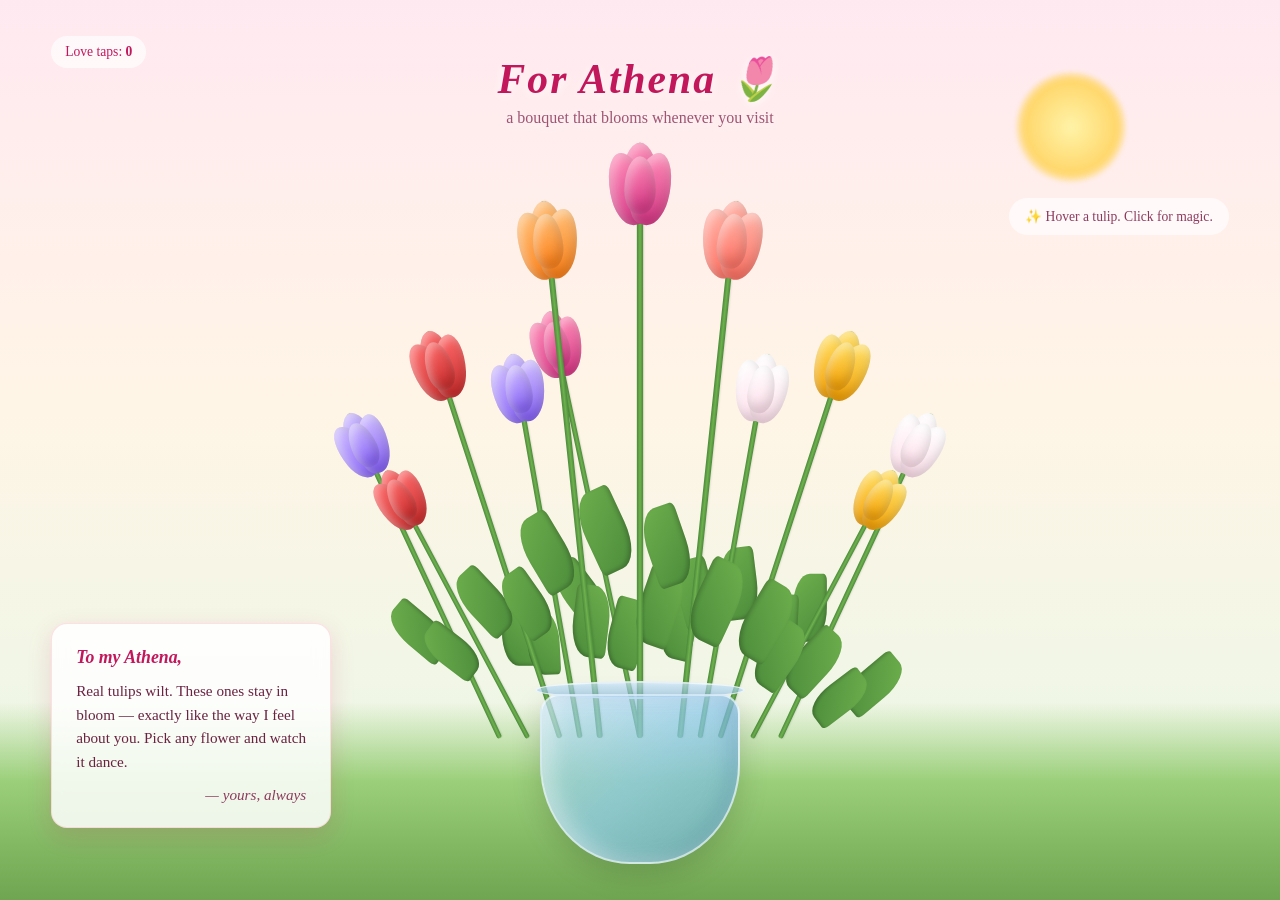
<file: athena-bouquet.html>
<!DOCTYPE html>
<html lang="en">
<head>
<meta charset="UTF-8">
<meta name="viewport" content="width=device-width, initial-scale=1.0">
<title>For Athena — A Bouquet of Tulips</title>
<style>
  * { margin: 0; padding: 0; box-sizing: border-box; }

  html, body {
    height: 100%;
    overflow: hidden;
    font-family: 'Georgia', serif;
    background: linear-gradient(180deg, #ffe9f1 0%, #fff5e6 45%, #e6f7e6 100%);
    cursor: crosshair;
  }

  .scene {
    position: relative;
    width: 100%;
    height: 100vh;
    overflow: hidden;
  }

  .sun {
    position: absolute;
    top: 8%;
    right: 12%;
    width: 110px;
    height: 110px;
    background: radial-gradient(circle, #fff3a8 0%, #ffd76b 60%, rgba(255, 215, 107, 0) 75%);
    border-radius: 50%;
    filter: blur(2px);
    animation: sunPulse 6s ease-in-out infinite;
  }

  @keyframes sunPulse {
    0%, 100% { transform: scale(1); opacity: 0.95; }
    50% { transform: scale(1.08); opacity: 1; }
  }

  .title {
    position: absolute;
    top: 6%;
    left: 50%;
    transform: translateX(-50%);
    text-align: center;
    color: #c2185b;
    text-shadow: 0 2px 10px rgba(255, 255, 255, 0.8);
    z-index: 10;
    pointer-events: none;
  }

  .title h1 {
    font-size: 2.6rem;
    font-style: italic;
    letter-spacing: 2px;
    margin-bottom: 6px;
  }

  .title p {
    font-size: 1rem;
    color: #8e3a5d;
    opacity: 0.85;
  }

  .ground {
    position: absolute;
    bottom: 0;
    left: 0;
    width: 100%;
    height: 22%;
    background: linear-gradient(180deg, rgba(160, 200, 120, 0) 0%, #9bcf7a 40%, #6fa550 100%);
    z-index: 1;
  }

  .vase {
    position: absolute;
    bottom: 4%;
    left: 50%;
    transform: translateX(-50%);
    width: 240px;
    height: 200px;
    z-index: 5;
    pointer-events: none;
  }

  .vase-body {
    position: absolute;
    bottom: 0;
    left: 50%;
    transform: translateX(-50%);
    width: 200px;
    height: 170px;
    background: linear-gradient(135deg,
      rgba(180, 220, 255, 0.55) 0%,
      rgba(140, 200, 240, 0.7) 50%,
      rgba(100, 170, 220, 0.6) 100%);
    border-radius: 20px 20px 90px 90px / 20px 20px 100px 100px;
    border: 2px solid rgba(255, 255, 255, 0.6);
    box-shadow:
      inset 10px 0 20px rgba(255, 255, 255, 0.4),
      inset -10px 0 20px rgba(50, 100, 150, 0.2),
      0 10px 30px rgba(0, 0, 0, 0.15);
  }

  .vase-rim {
    position: absolute;
    bottom: 165px;
    left: 50%;
    transform: translateX(-50%);
    width: 210px;
    height: 18px;
    background: linear-gradient(180deg,
      rgba(200, 230, 255, 0.7),
      rgba(140, 190, 230, 0.6));
    border-radius: 50%;
    border: 2px solid rgba(255, 255, 255, 0.7);
  }

  .bouquet {
    position: absolute;
    bottom: 18%;
    left: 50%;
    transform: translateX(-50%);
    width: 400px;
    height: 60vh;
    z-index: 4;
  }

  .tulip {
    position: absolute;
    bottom: 0;
    transform-origin: bottom center;
    cursor: pointer;
    transition: transform 0.4s ease;
    animation: sway 4s ease-in-out infinite;
  }

  .tulip:hover {
    transform: scale(1.08) rotate(0deg) !important;
    animation-play-state: paused;
    z-index: 20;
  }

  @keyframes sway {
    0%, 100% { transform: rotate(-2deg); }
    50% { transform: rotate(2deg); }
  }

  .stem {
    position: absolute;
    bottom: 0;
    left: 50%;
    width: 6px;
    height: 100%;
    background: linear-gradient(90deg, #4a8a3a 0%, #6fb04e 50%, #4a8a3a 100%);
    border-radius: 3px;
    transform: translateX(-50%);
    box-shadow: 1px 0 2px rgba(0, 0, 0, 0.1);
  }

  .leaf {
    position: absolute;
    width: 40px;
    height: 80px;
    background: linear-gradient(135deg, #6fb04e 0%, #4a8a3a 100%);
    border-radius: 50% 10% 50% 10%;
    bottom: 30%;
    left: 50%;
    transform-origin: bottom right;
    transform: translateX(-95%) rotate(-25deg);
    box-shadow: inset -2px -2px 4px rgba(0, 0, 0, 0.2);
  }

  .leaf.right {
    transform: translateX(-5%) rotate(25deg) scaleX(-1);
    bottom: 18%;
  }

  .flower {
    position: absolute;
    top: 0;
    left: 50%;
    transform: translateX(-50%);
    width: 70px;
    height: 90px;
  }

  .petal {
    position: absolute;
    width: 36px;
    height: 70px;
    border-radius: 50% 50% 45% 45% / 60% 60% 40% 40%;
    box-shadow:
      inset -4px -8px 12px rgba(0, 0, 0, 0.15),
      inset 4px 4px 10px rgba(255, 255, 255, 0.4);
  }

  .petal.back {
    left: 50%;
    transform: translateX(-50%);
    top: 0;
    z-index: 1;
  }

  .petal.left {
    left: 8%;
    top: 10%;
    transform: rotate(-15deg);
    z-index: 2;
  }

  .petal.right {
    right: 8%;
    top: 10%;
    transform: rotate(15deg);
    z-index: 2;
  }

  .petal.front {
    left: 50%;
    top: 14%;
    transform: translateX(-50%);
    width: 30px;
    height: 55px;
    z-index: 3;
  }

  /* Tulip colors */
  .pink .petal { background: linear-gradient(180deg, #ff8db8 0%, #d63384 100%); }
  .red .petal { background: linear-gradient(180deg, #ff6b6b 0%, #c92a2a 100%); }
  .yellow .petal { background: linear-gradient(180deg, #ffe066 0%, #f59f00 100%); }
  .purple .petal { background: linear-gradient(180deg, #d0bfff 0%, #845ef7 100%); }
  .white .petal { background: linear-gradient(180deg, #ffffff 0%, #ffe0ec 100%); }
  .orange .petal { background: linear-gradient(180deg, #ffc078 0%, #fd7e14 100%); }
  .coral .petal { background: linear-gradient(180deg, #ffb3a7 0%, #ff6f61 100%); }

  /* Message panel */
  .message {
    position: absolute;
    bottom: 8%;
    left: 4%;
    max-width: 280px;
    padding: 20px 24px;
    background: rgba(255, 255, 255, 0.85);
    backdrop-filter: blur(8px);
    border-radius: 16px;
    border: 1px solid rgba(255, 192, 203, 0.5);
    box-shadow: 0 8px 24px rgba(194, 24, 91, 0.15);
    z-index: 30;
    color: #6a2240;
    font-size: 0.95rem;
    line-height: 1.55;
    transform: translateY(20px);
    opacity: 0;
    animation: fadeUp 1.2s ease-out 0.6s forwards;
  }

  .message h3 {
    color: #c2185b;
    margin-bottom: 8px;
    font-style: italic;
  }

  .message .signature {
    margin-top: 10px;
    text-align: right;
    font-style: italic;
    color: #8e3a5d;
  }

  @keyframes fadeUp {
    to { transform: translateY(0); opacity: 1; }
  }

  /* Hint */
  .hint {
    position: absolute;
    top: 22%;
    right: 4%;
    padding: 10px 16px;
    background: rgba(255, 255, 255, 0.7);
    border-radius: 20px;
    font-size: 0.85rem;
    color: #8e3a5d;
    z-index: 30;
    animation: fadeUp 1s ease-out 1.5s both;
  }

  /* Sparkles & petals dropped on click */
  .sparkle {
    position: absolute;
    pointer-events: none;
    font-size: 1.5rem;
    animation: sparkleRise 1.8s ease-out forwards;
    z-index: 40;
  }

  @keyframes sparkleRise {
    0% { transform: translate(0, 0) scale(0.4); opacity: 1; }
    100% { transform: translate(var(--dx), -120px) scale(1.4) rotate(360deg); opacity: 0; }
  }

  .falling-petal {
    position: absolute;
    top: -20px;
    width: 18px;
    height: 22px;
    border-radius: 50% 50% 45% 45% / 60% 60% 40% 40%;
    pointer-events: none;
    z-index: 35;
    animation: fall linear forwards;
  }

  @keyframes fall {
    0% { transform: translateY(0) rotate(0deg); opacity: 1; }
    100% { transform: translateY(110vh) rotate(720deg); opacity: 0.7; }
  }

  /* Counter */
  .counter {
    position: absolute;
    top: 4%;
    left: 4%;
    padding: 8px 14px;
    background: rgba(255, 255, 255, 0.7);
    border-radius: 20px;
    font-size: 0.85rem;
    color: #c2185b;
    z-index: 30;
  }

  .counter span { font-weight: bold; }

  @media (max-width: 600px) {
    .title h1 { font-size: 1.8rem; }
    .bouquet { width: 90%; }
    .message { left: 50%; transform: translateX(-50%) translateY(20px); max-width: 90%; bottom: 30%; }
    @keyframes fadeUp {
      to { transform: translateX(-50%) translateY(0); opacity: 1; }
    }
  }
</style>
</head>
<body>
<div class="scene" id="scene">
  <div class="sun"></div>

  <div class="title">
    <h1>For Athena 🌷</h1>
    <p>a bouquet that blooms whenever you visit</p>
  </div>

  <div class="counter">Love taps: <span id="count">0</span></div>

  <div class="hint">✨ Hover a tulip. Click for magic.</div>

  <div class="ground"></div>

  <div class="bouquet" id="bouquet"></div>

  <div class="vase">
    <div class="vase-rim"></div>
    <div class="vase-body"></div>
  </div>

  <div class="message">
    <h3>To my Athena,</h3>
    <p>Real tulips wilt. These ones stay in bloom — exactly like the way I feel about you. Pick any flower and watch it dance.</p>
    <div class="signature">— yours, always</div>
  </div>
</div>

<script>
  const colors = ['pink', 'red', 'yellow', 'purple', 'white', 'orange', 'coral'];
  const colorHex = {
    pink: '#d63384', red: '#c92a2a', yellow: '#f59f00',
    purple: '#845ef7', white: '#ffe0ec', orange: '#fd7e14', coral: '#ff6f61'
  };

  const bouquet = document.getElementById('bouquet');
  const sceneEl = document.getElementById('scene');
  const countEl = document.getElementById('count');
  let clicks = 0;

  // Arrangement: cluster of tulips with varied heights and angles
  const arrangement = [
    { x: 50, h: 95, tilt: -12, scale: 0.85, z: 1 },
    { x: 30, h: 88, tilt: -18, scale: 0.9, z: 2 },
    { x: 70, h: 88, tilt: 18, scale: 0.9, z: 2 },
    { x: 15, h: 78, tilt: -25, scale: 0.85, z: 1 },
    { x: 85, h: 78, tilt: 25, scale: 0.85, z: 1 },
    { x: 40, h: 100, tilt: -6, scale: 1, z: 3 },
    { x: 60, h: 100, tilt: 6, scale: 1, z: 3 },
    { x: 50, h: 105, tilt: 0, scale: 1.05, z: 4 },
    { x: 22, h: 70, tilt: -28, scale: 0.8, z: 1 },
    { x: 78, h: 70, tilt: 28, scale: 0.8, z: 1 },
    { x: 35, h: 82, tilt: -10, scale: 0.88, z: 2 },
    { x: 65, h: 82, tilt: 10, scale: 0.88, z: 2 },
  ];

  arrangement.forEach((spec, i) => {
    const color = colors[i % colors.length];
    const tulip = document.createElement('div');
    tulip.className = `tulip ${color}`;
    tulip.style.left = `${spec.x}%`;
    tulip.style.height = `${spec.h}%`;
    tulip.style.width = '70px';
    tulip.style.marginLeft = '-35px';
    tulip.style.transform = `rotate(${spec.tilt}deg) scale(${spec.scale})`;
    tulip.style.zIndex = spec.z;
    tulip.style.animationDelay = `${(i * 0.3) % 4}s`;
    tulip.style.animationDuration = `${3.5 + (i % 3) * 0.4}s`;
    tulip.dataset.color = color;

    tulip.innerHTML = `
      <div class="stem"></div>
      <div class="leaf"></div>
      <div class="leaf right"></div>
      <div class="flower">
        <div class="petal back"></div>
        <div class="petal left"></div>
        <div class="petal right"></div>
        <div class="petal front"></div>
      </div>
    `;

    tulip.addEventListener('click', (e) => {
      e.stopPropagation();
      celebrate(tulip, color);
    });

    bouquet.appendChild(tulip);
  });

  function celebrate(tulip, color) {
    clicks++;
    countEl.textContent = clicks;

    const rect = tulip.getBoundingClientRect();
    const cx = rect.left + rect.width / 2;
    const cy = rect.top + rect.height / 4;

    // Sparkles
    const symbols = ['✨', '💕', '🌸', '💖', '🌷', '⭐'];
    for (let i = 0; i < 6; i++) {
      const s = document.createElement('div');
      s.className = 'sparkle';
      s.textContent = symbols[Math.floor(Math.random() * symbols.length)];
      s.style.left = `${cx}px`;
      s.style.top = `${cy}px`;
      s.style.setProperty('--dx', `${(Math.random() - 0.5) * 200}px`);
      sceneEl.appendChild(s);
      setTimeout(() => s.remove(), 1800);
    }

    // Brief pulse on the tulip
    tulip.style.transition = 'transform 0.3s ease';
    const baseTransform = tulip.style.transform;
    tulip.style.transform = baseTransform + ' scale(1.15)';
    setTimeout(() => {
      tulip.style.transform = baseTransform;
    }, 300);

    // Special milestone
    if (clicks === 12) {
      showLoveBurst();
    }
  }

  function showLoveBurst() {
    const msg = document.createElement('div');
    msg.style.cssText = `
      position: fixed; top: 50%; left: 50%;
      transform: translate(-50%, -50%) scale(0);
      background: rgba(255, 255, 255, 0.95);
      padding: 30px 40px; border-radius: 20px;
      color: #c2185b; font-size: 1.4rem; font-style: italic;
      box-shadow: 0 20px 60px rgba(194, 24, 91, 0.3);
      z-index: 100; text-align: center;
      transition: transform 0.6s cubic-bezier(.34,1.56,.64,1);
    `;
    msg.innerHTML = '💖 You touched every tulip 💖<br><span style="font-size:0.9rem; color:#8e3a5d;">just like you touched my heart</span>';
    document.body.appendChild(msg);
    requestAnimationFrame(() => {
      msg.style.transform = 'translate(-50%, -50%) scale(1)';
    });
    setTimeout(() => {
      msg.style.transform = 'translate(-50%, -50%) scale(0)';
      setTimeout(() => msg.remove(), 600);
    }, 3500);
  }

  // Falling petals background
  function spawnFallingPetal() {
    const petal = document.createElement('div');
    petal.className = 'falling-petal';
    const color = colors[Math.floor(Math.random() * colors.length)];
    petal.style.background = `linear-gradient(180deg, ${colorHex[color]}aa, ${colorHex[color]})`;
    petal.style.left = `${Math.random() * 100}%`;
    petal.style.animationDuration = `${6 + Math.random() * 6}s`;
    petal.style.opacity = 0.6 + Math.random() * 0.4;
    sceneEl.appendChild(petal);
    setTimeout(() => petal.remove(), 12000);
  }

  setInterval(spawnFallingPetal, 900);
  for (let i = 0; i < 4; i++) {
    setTimeout(spawnFallingPetal, i * 400);
  }

  // Click anywhere for a tiny sparkle
  sceneEl.addEventListener('click', (e) => {
    if (e.target.closest('.tulip')) return;
    const s = document.createElement('div');
    s.className = 'sparkle';
    s.textContent = '✨';
    s.style.left = `${e.clientX}px`;
    s.style.top = `${e.clientY}px`;
    s.style.setProperty('--dx', `${(Math.random() - 0.5) * 80}px`);
    sceneEl.appendChild(s);
    setTimeout(() => s.remove(), 1800);
  });
</script>
</body>
</html>
</file>
